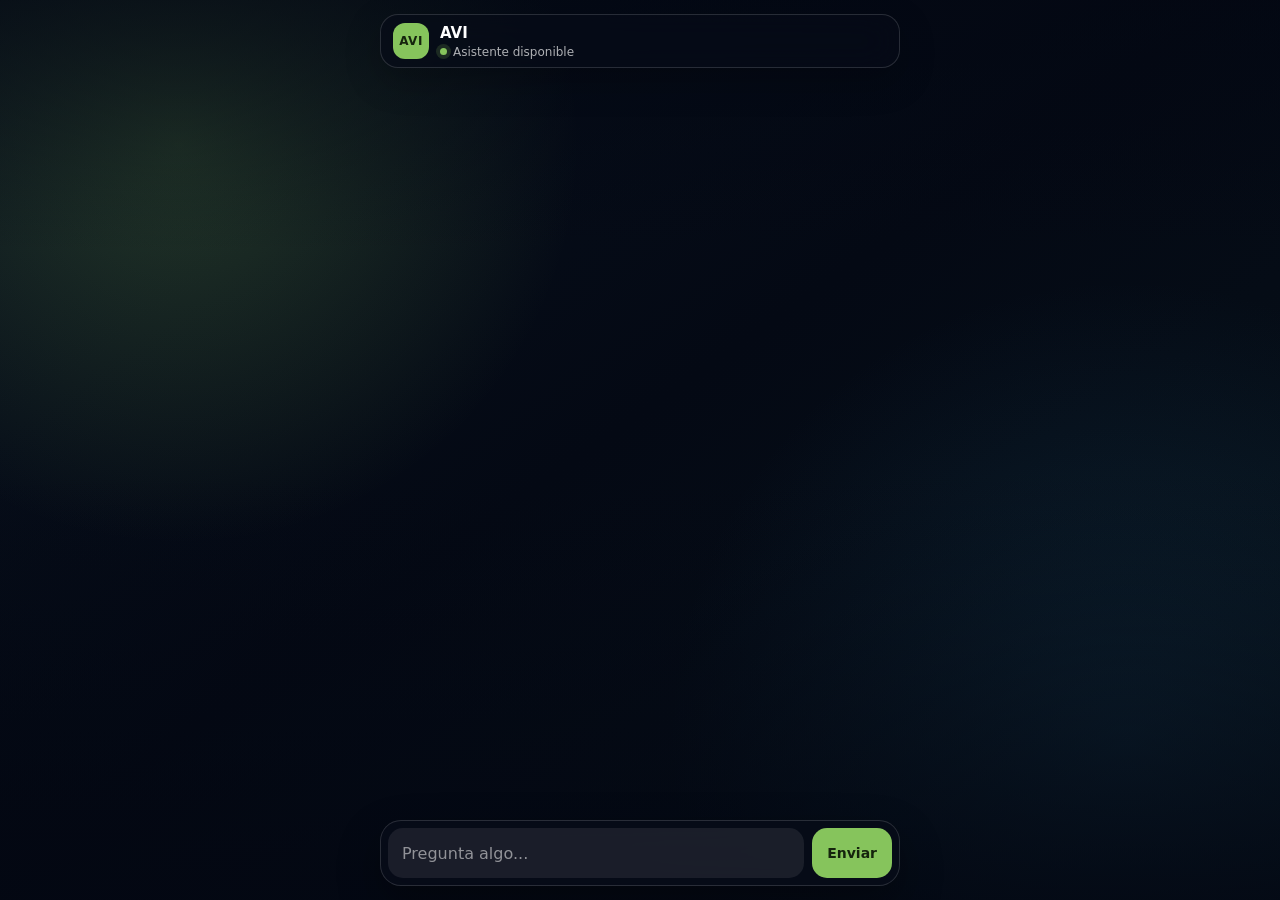
<file: index.html>
﻿<!DOCTYPE html>
<html lang="es">
<head>
  <meta charset="UTF-8">

  <!-- Configuración clave para dispositivos móviles -->
 <!-- VERSION: FIX-PROPERTY-08/01/2025 4:31 pm-OK -->

  <meta name="viewport" content="width=device-width, initial-scale=1.0, user-scalable=no" />

  <meta name="theme-color" content="#071018">
  <title>AVI | Asistente del hu&eacute;sped</title>

  <link rel="stylesheet" href="frontend/styles/base.css?v=20260727-1">
  <link rel="stylesheet" href="frontend/styles/shell.css?v=20260727-1">
  <link rel="stylesheet" href="frontend/styles/content-cards.css?v=20260727-1">
  <link rel="stylesheet" href="frontend/styles/guided-panels.css?v=20260727-1">
  <link rel="stylesheet" href="frontend/styles/composer.css?v=20260727-1">
  <link rel="stylesheet" href="frontend/styles/responsive.css?v=20260727-1">
</head>

<body>

  <header id="appHeader">
    <div class="avi-mark">AVI</div>
    <div class="avi-header-copy">
      <div id="propertyName">AVI</div>
      <div id="assistantStatus">Asistente disponible</div>
    </div>
  </header>

  <section id="responseCard" aria-live="polite">
    <div class="response-avatar">AI</div>
    <div class="response-body">
      <span id="responseLabel">AVI responde</span>
      <div id="responseLoading">
        <span class="loading-dot"></span>
        <span class="loading-dot"></span>
        <span class="loading-dot"></span>
      </div>
      <div id="responseText"></div>
    </div>
  </section>

  <div id="bottomDock">
    <div id="experienceViews"></div>
    <div id="suggestions"></div>
    <div id="actionArea"></div>
    <div id="ui">
      <input
        id="questionInput"
        autocomplete="off"
        enterkeyhint="send"
        placeholder="Pregunta algo..."
      />
      <button id="sendBtn" type="button" onclick="askAI()">Enviar</button>
    </div>
  </div>

  <script src="frontend/shared/runtime.js?v=20260726-2"></script>
  <script src="frontend/shared/experience-extensions.js?v=20260806-1"></script>
  <script src="frontend/shared/experience-views.js?v=20261010-5"></script>
  <script src="frontend/shared/conversation-context.js?v=20260726-2"></script>
  <script src="frontend/shared/form-controls.js?v=20260726-2"></script>
  <script src="frontend/shared/chat-ui.js?v=20261010-2"></script>
  <script src="frontend/shared/assistant-client.js?v=20261010-1"></script>

  <script src="frontend/shared/external-links.js?v=20260726-2"></script>
  <script src="frontend/experiences/hospitality/service-requests.js?v=20260726-2"></script>
  <script src="frontend/shared/analytics.js?v=20260726-2"></script>
  <script src="frontend/shared/bootstrap.js?v=20260726-2"></script>
</body>
</html>
</file>
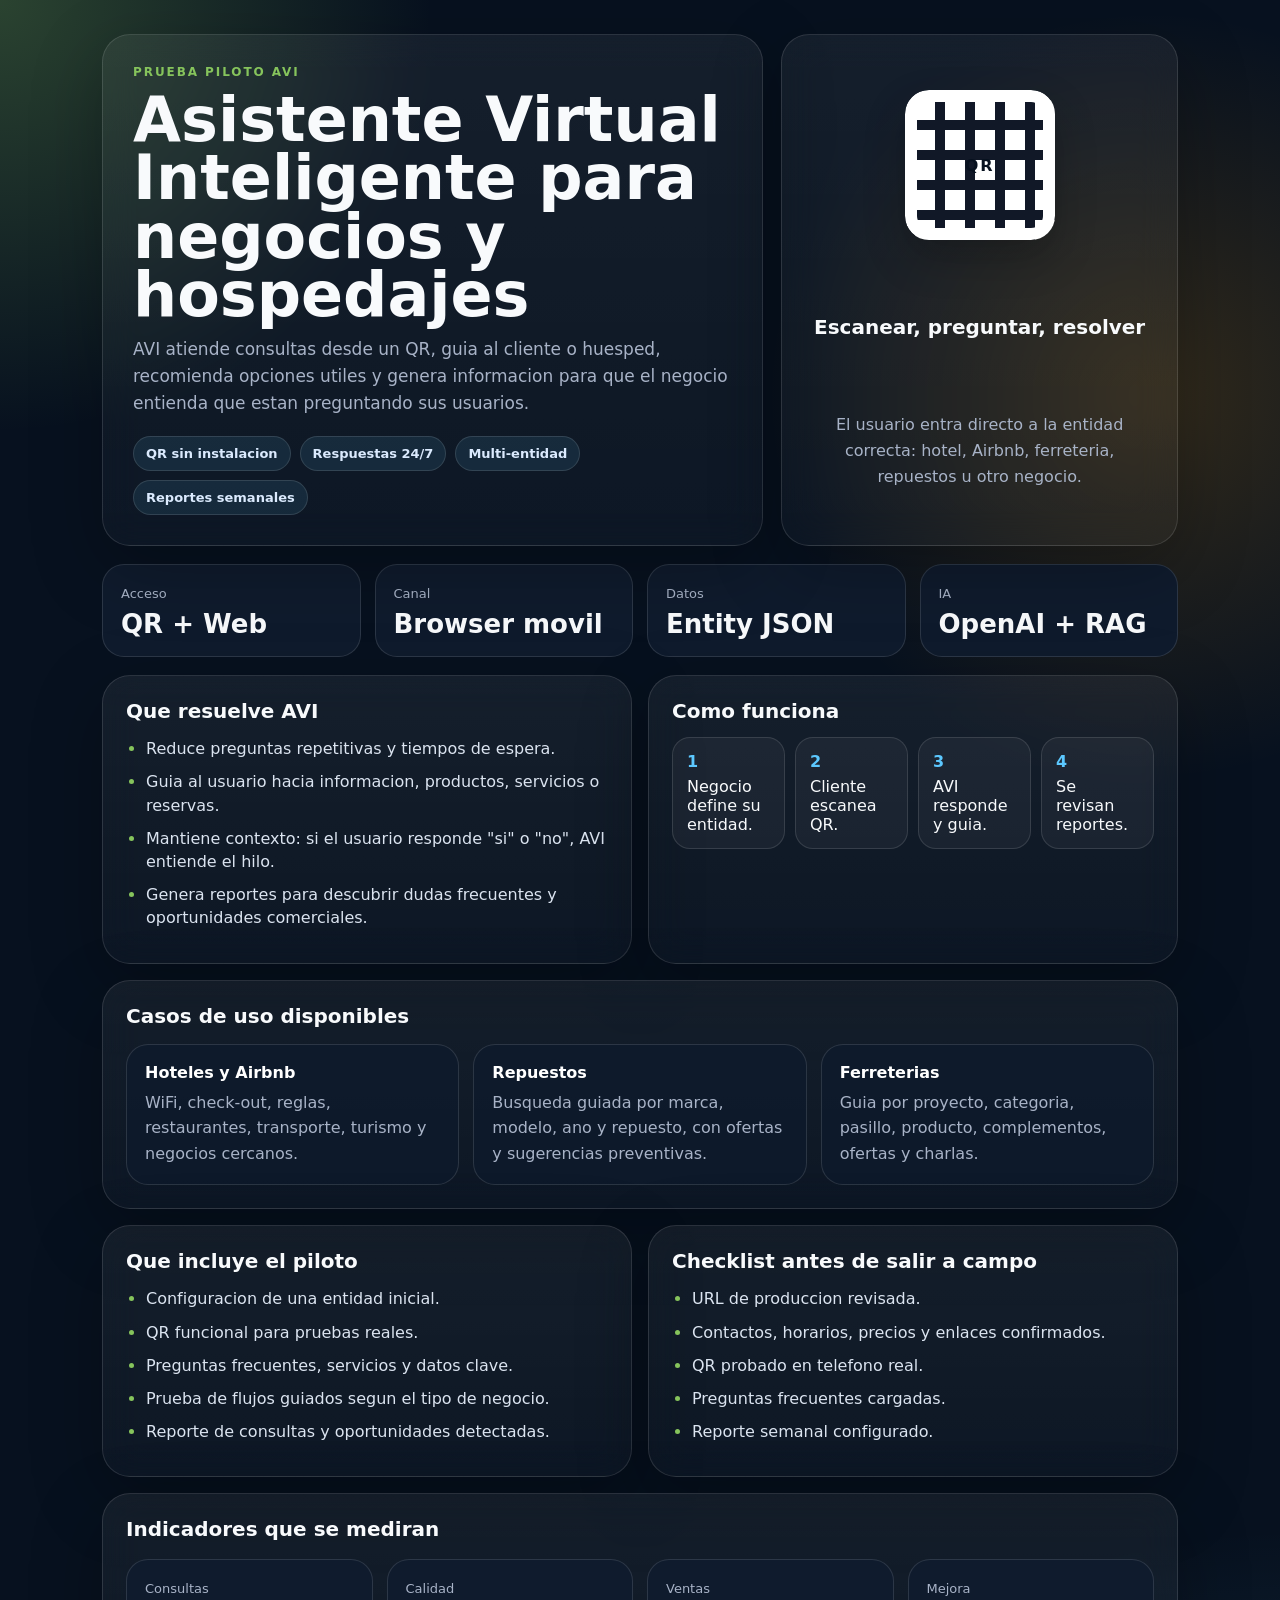
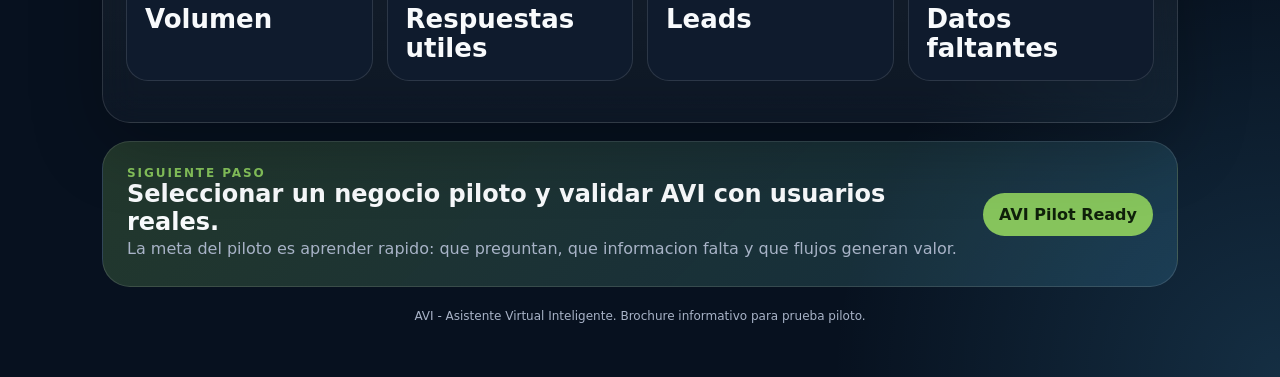
<file: reports/avi_brochure_piloto.html>
<!doctype html>
<html lang="es">
<head>
  <meta charset="utf-8">
  <meta name="viewport" content="width=device-width, initial-scale=1">
  <title>AVI - Brochure de prueba piloto</title>
  <style>
    :root {
      --bg: #07111f;
      --panel: #0f1b2d;
      --panel-soft: #132238;
      --text: #f8fafc;
      --muted: #a8b3c7;
      --accent: #86c45c;
      --accent-2: #5cc8ff;
      --warm: #f59e0b;
      --border: rgba(255,255,255,.12);
    }
    * { box-sizing: border-box; }
    body {
      margin: 0;
      color: var(--text);
      font-family: Inter, ui-sans-serif, system-ui, -apple-system, BlinkMacSystemFont, "Segoe UI", sans-serif;
      background:
        radial-gradient(circle at top left, rgba(134,196,92,.28), transparent 27rem),
        radial-gradient(circle at 90% 20%, rgba(245,158,11,.18), transparent 24rem),
        radial-gradient(circle at bottom right, rgba(92,200,255,.16), transparent 28rem),
        var(--bg);
    }
    main { max-width: 1120px; margin: 0 auto; padding: 34px 22px 54px; }
    .hero {
      display: grid;
      grid-template-columns: 1.25fr .75fr;
      gap: 18px;
      align-items: stretch;
      margin-bottom: 18px;
    }
    .card {
      border: 1px solid var(--border);
      border-radius: 28px;
      background: linear-gradient(180deg, rgba(255,255,255,.06), rgba(255,255,255,.026));
      box-shadow: 0 22px 70px rgba(0,0,0,.26);
      backdrop-filter: blur(18px);
    }
    .intro { padding: 30px; }
    .eyebrow {
      color: var(--accent);
      font-size: 12px;
      font-weight: 850;
      letter-spacing: .16em;
      text-transform: uppercase;
    }
    h1 { margin: 12px 0 12px; font-size: clamp(34px, 6vw, 62px); line-height: .94; }
    h2 { margin: 0 0 14px; font-size: 20px; }
    h3 { margin: 0 0 8px; font-size: 16px; }
    p { color: var(--muted); line-height: 1.6; margin: 0; }
    .tagline { max-width: 760px; font-size: 17px; }
    .pill-row { display: flex; flex-wrap: wrap; gap: 9px; margin-top: 18px; }
    .pill {
      display: inline-flex;
      align-items: center;
      gap: 8px;
      padding: 9px 12px;
      border: 1px solid var(--border);
      border-radius: 999px;
      color: #dbeafe;
      background: rgba(92,200,255,.1);
      font-size: 13px;
      font-weight: 750;
    }
    .qr-card {
      display: grid;
      place-items: center;
      padding: 26px;
      text-align: center;
    }
    .qr-box {
      display: grid;
      place-items: center;
      width: 150px;
      height: 150px;
      margin-bottom: 16px;
      border-radius: 24px;
      color: #07111f;
      background:
        linear-gradient(90deg, #111827 10px, transparent 10px) 0 0 / 30px 30px,
        linear-gradient(#111827 10px, transparent 10px) 0 0 / 30px 30px,
        #fff;
      box-shadow: inset 0 0 0 12px #fff, 0 18px 42px rgba(0,0,0,.24);
      font-weight: 900;
      letter-spacing: .12em;
    }
    .grid { display: grid; grid-template-columns: repeat(4, 1fr); gap: 14px; margin: 18px 0; }
    .metric { padding: 18px; border-radius: 22px; background: var(--panel); border: 1px solid var(--border); }
    .metric span { color: var(--muted); font-size: 13px; }
    .metric strong { display: block; margin-top: 8px; font-size: 26px; line-height: 1.1; }
    .section-grid { display: grid; grid-template-columns: 1fr 1fr; gap: 16px; margin-top: 16px; }
    section { padding: 23px; }
    ul, ol { margin: 0; padding-left: 20px; }
    li { margin: 10px 0; color: #dbe4f0; line-height: 1.45; }
    li::marker { color: var(--accent); }
    .use-cases {
      display: grid;
      grid-template-columns: repeat(3, 1fr);
      gap: 14px;
      margin-top: 16px;
    }
    .case {
      padding: 18px;
      border: 1px solid var(--border);
      border-radius: 22px;
      background: rgba(15,27,45,.72);
    }
    .case strong { display: block; margin-bottom: 8px; color: #fff; }
    .flow {
      display: grid;
      grid-template-columns: repeat(4, 1fr);
      gap: 10px;
      margin-top: 14px;
    }
    .step {
      padding: 14px;
      border: 1px solid var(--border);
      border-radius: 18px;
      background: rgba(255,255,255,.045);
    }
    .step b { display: block; color: var(--accent-2); margin-bottom: 6px; }
    .cta {
      display: flex;
      gap: 16px;
      align-items: center;
      justify-content: space-between;
      margin-top: 18px;
      padding: 24px;
      border-radius: 28px;
      background: linear-gradient(135deg, rgba(134,196,92,.22), rgba(92,200,255,.15));
      border: 1px solid var(--border);
    }
    .cta strong { font-size: 24px; }
    .contact {
      display: inline-flex;
      padding: 12px 16px;
      border-radius: 999px;
      color: #10210b;
      background: var(--accent);
      font-weight: 900;
      white-space: nowrap;
    }
    footer { margin-top: 22px; color: var(--muted); font-size: 12px; text-align: center; }
    @media (max-width: 880px) {
      .hero, .section-grid, .grid, .use-cases, .flow { grid-template-columns: 1fr; }
      .cta { align-items: flex-start; flex-direction: column; }
    }
    @media print {
      body { background: #fff; color: #172033; }
      main { padding: 16px; }
      .card, .metric, .case, .step, .cta { box-shadow: none; background: #fff; border-color: #d7dce5; }
      p, li, .metric span, footer { color: #4b5563; }
      .eyebrow, .step b { color: #2563eb; }
      .contact { color: #172033; background: #d9f99d; }
    }
  </style>
</head>
<body>
  <main>
    <div class="hero">
      <div class="intro card">
        <div class="eyebrow">Prueba piloto AVI</div>
        <h1>Asistente Virtual Inteligente para negocios y hospedajes</h1>
        <p class="tagline">AVI atiende consultas desde un QR, guia al cliente o huesped, recomienda opciones utiles y genera informacion para que el negocio entienda que estan preguntando sus usuarios.</p>
        <div class="pill-row">
          <span class="pill">QR sin instalacion</span>
          <span class="pill">Respuestas 24/7</span>
          <span class="pill">Multi-entidad</span>
          <span class="pill">Reportes semanales</span>
        </div>
      </div>
      <div class="qr-card card">
        <div class="qr-box">QR</div>
        <h2>Escanear, preguntar, resolver</h2>
        <p>El usuario entra directo a la entidad correcta: hotel, Airbnb, ferreteria, repuestos u otro negocio.</p>
      </div>
    </div>

    <div class="grid">
      <div class="metric"><span>Acceso</span><strong>QR + Web</strong></div>
      <div class="metric"><span>Canal</span><strong>Browser movil</strong></div>
      <div class="metric"><span>Datos</span><strong>Entity JSON</strong></div>
      <div class="metric"><span>IA</span><strong>OpenAI + RAG</strong></div>
    </div>

    <div class="section-grid">
      <section class="card">
        <h2>Que resuelve AVI</h2>
        <ul>
          <li>Reduce preguntas repetitivas y tiempos de espera.</li>
          <li>Guia al usuario hacia informacion, productos, servicios o reservas.</li>
          <li>Mantiene contexto: si el usuario responde "si" o "no", AVI entiende el hilo.</li>
          <li>Genera reportes para descubrir dudas frecuentes y oportunidades comerciales.</li>
        </ul>
      </section>

      <section class="card">
        <h2>Como funciona</h2>
        <div class="flow">
          <div class="step"><b>1</b>Negocio define su entidad.</div>
          <div class="step"><b>2</b>Cliente escanea QR.</div>
          <div class="step"><b>3</b>AVI responde y guia.</div>
          <div class="step"><b>4</b>Se revisan reportes.</div>
        </div>
      </section>
    </div>

    <section class="card" style="margin-top:16px">
      <h2>Casos de uso disponibles</h2>
      <div class="use-cases">
        <div class="case">
          <strong>Hoteles y Airbnb</strong>
          <p>WiFi, check-out, reglas, restaurantes, transporte, turismo y negocios cercanos.</p>
        </div>
        <div class="case">
          <strong>Repuestos</strong>
          <p>Busqueda guiada por marca, modelo, ano y repuesto, con ofertas y sugerencias preventivas.</p>
        </div>
        <div class="case">
          <strong>Ferreterias</strong>
          <p>Guia por proyecto, categoria, pasillo, producto, complementos, ofertas y charlas.</p>
        </div>
      </div>
    </section>

    <div class="section-grid">
      <section class="card">
        <h2>Que incluye el piloto</h2>
        <ul>
          <li>Configuracion de una entidad inicial.</li>
          <li>QR funcional para pruebas reales.</li>
          <li>Preguntas frecuentes, servicios y datos clave.</li>
          <li>Prueba de flujos guiados segun el tipo de negocio.</li>
          <li>Reporte de consultas y oportunidades detectadas.</li>
        </ul>
      </section>

      <section class="card">
        <h2>Checklist antes de salir a campo</h2>
        <ul>
          <li>URL de produccion revisada.</li>
          <li>Contactos, horarios, precios y enlaces confirmados.</li>
          <li>QR probado en telefono real.</li>
          <li>Preguntas frecuentes cargadas.</li>
          <li>Reporte semanal configurado.</li>
        </ul>
      </section>
    </div>

    <section class="card" style="margin-top:16px">
      <h2>Indicadores que se mediran</h2>
      <div class="grid">
        <div class="metric"><span>Consultas</span><strong>Volumen</strong></div>
        <div class="metric"><span>Calidad</span><strong>Respuestas utiles</strong></div>
        <div class="metric"><span>Ventas</span><strong>Leads</strong></div>
        <div class="metric"><span>Mejora</span><strong>Datos faltantes</strong></div>
      </div>
    </section>

    <div class="cta">
      <div>
        <div class="eyebrow">Siguiente paso</div>
        <strong>Seleccionar un negocio piloto y validar AVI con usuarios reales.</strong>
        <p>La meta del piloto es aprender rapido: que preguntan, que informacion falta y que flujos generan valor.</p>
      </div>
      <div class="contact">AVI Pilot Ready</div>
    </div>

    <footer>
      AVI - Asistente Virtual Inteligente. Brochure informativo para prueba piloto.
    </footer>
  </main>
</body>
</html>
</file>
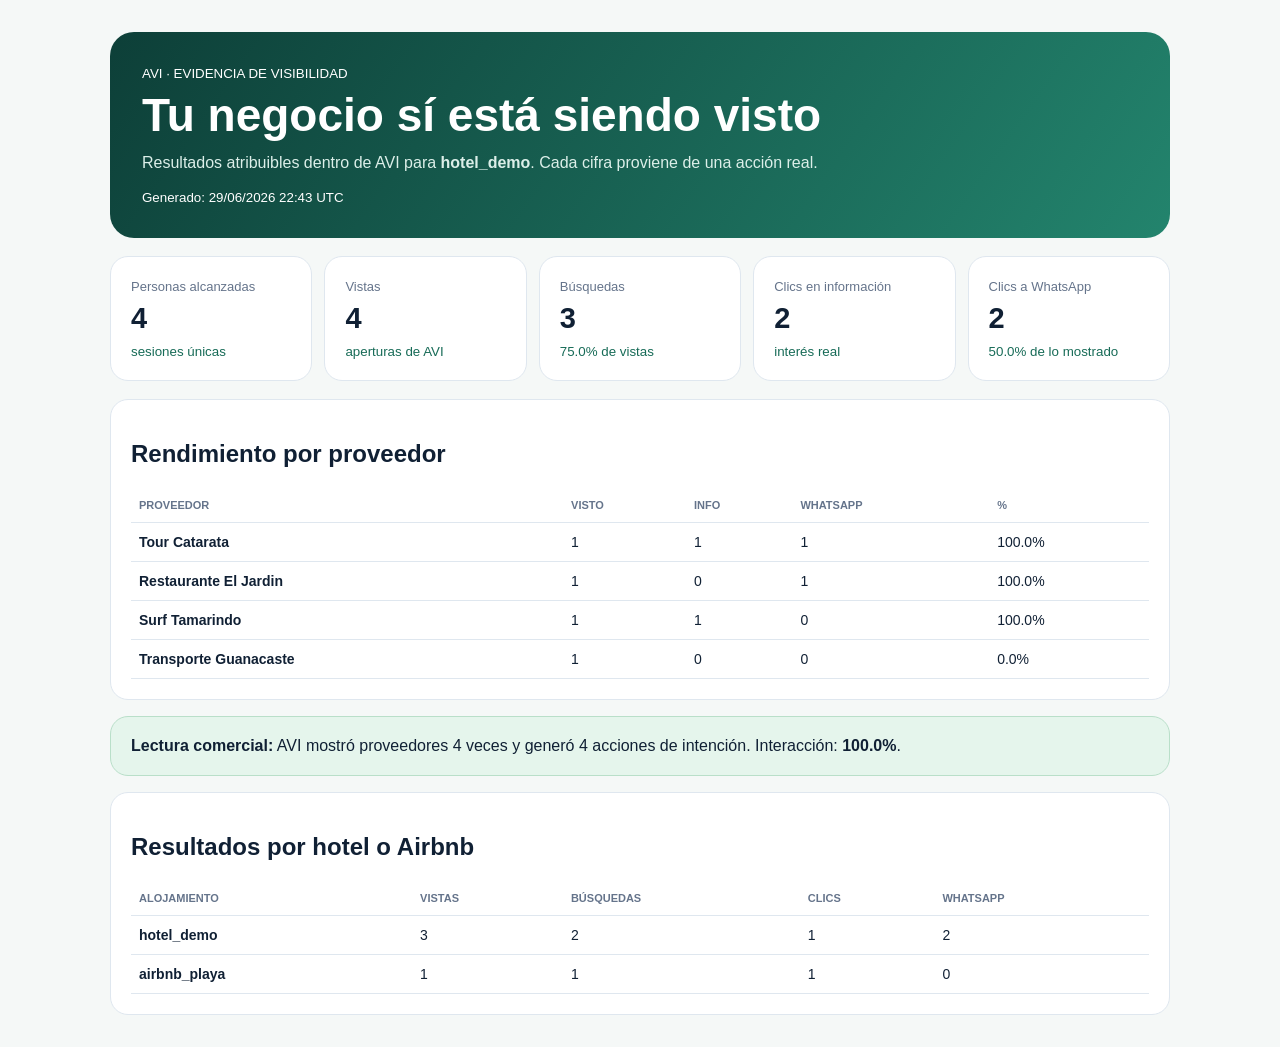
<file: reports/avi_provider_report_demo.html>
<!doctype html><html lang="es"><head><meta charset="utf-8"><meta name="viewport" content="width=device-width,initial-scale=1"><title>Visibilidad AVI</title>
<style>:root{--ink:#102034;--muted:#65748b;--line:#dfe7ef;--brand:#176b57;--paper:#f5f8f7}*{box-sizing:border-box}body{margin:0;background:var(--paper);color:var(--ink);font-family:Arial,sans-serif}main{max-width:1100px;margin:auto;padding:32px 20px}header{padding:32px;border-radius:24px;color:white;background:linear-gradient(125deg,#0d3f38,#23846d)}h1{font-size:46px;line-height:1;margin:10px 0}header p{color:#dcefe9;max-width:720px}.grid{display:grid;grid-template-columns:repeat(5,1fr);gap:12px;margin:18px 0}.metric,.card{background:white;border:1px solid var(--line);border-radius:18px;padding:20px}.metric span,.muted{color:var(--muted);font-size:13px}.metric b{display:block;font-size:29px;margin:7px 0}.metric small{color:var(--brand)}.cols{display:grid;grid-template-columns:1fr 1.7fr;gap:16px}table{width:100%;border-collapse:collapse;font-size:14px}th,td{padding:11px 8px;text-align:left;border-bottom:1px solid var(--line)}th{font-size:11px;color:var(--muted);text-transform:uppercase}.proof{margin-top:16px;background:#e5f5ec;border:1px solid #b9dfc9;border-radius:18px;padding:20px}@media(max-width:800px){.grid{grid-template-columns:1fr 1fr}.cols{grid-template-columns:1fr}}</style></head><body><main>
<header><small>AVI · EVIDENCIA DE VISIBILIDAD</small><h1>Tu negocio sí está siendo visto</h1><p>Resultados atribuibles dentro de AVI para <b>hotel_demo</b>. Cada cifra proviene de una acción real.</p><small>Generado: 29/06/2026 22:43 UTC</small></header>
<section class="grid"><div class="metric"><span>Personas alcanzadas</span><b>4</b><small>sesiones únicas</small></div><div class="metric"><span>Vistas</span><b>4</b><small>aperturas de AVI</small></div><div class="metric"><span>Búsquedas</span><b>3</b><small>75.0% de vistas</small></div><div class="metric"><span>Clics en información</span><b>2</b><small>interés real</small></div><div class="metric"><span>Clics a WhatsApp</span><b>2</b><small>50.0% de lo mostrado</small></div></section><section class="card"><h2>Rendimiento por proveedor</h2><table><tr><th>Proveedor</th><th>Visto</th><th>Info</th><th>WhatsApp</th><th>%</th></tr><tr><td><b>Tour Catarata</b></td><td>1</td><td>1</td><td>1</td><td>100.0%</td></tr><tr><td><b>Restaurante El Jardin</b></td><td>1</td><td>0</td><td>1</td><td>100.0%</td></tr><tr><td><b>Surf Tamarindo</b></td><td>1</td><td>1</td><td>0</td><td>100.0%</td></tr><tr><td><b>Transporte Guanacaste</b></td><td>1</td><td>0</td><td>0</td><td>0.0%</td></tr></table></section>
<div class="proof"><b>Lectura comercial:</b> AVI mostró proveedores 4 veces y generó 4 acciones de intención. Interacción: <b>100.0%</b>.</div><section class="card" style="margin-top:16px"><h2>Resultados por hotel o Airbnb</h2><table><tr><th>Alojamiento</th><th>Vistas</th><th>Búsquedas</th><th>Clics</th><th>WhatsApp</th></tr><tr><td><b>hotel_demo</b></td><td>3</td><td>2</td><td>1</td><td>2</td></tr><tr><td><b>airbnb_playa</b></td><td>1</td><td>1</td><td>1</td><td>0</td></tr></table></section></main></body></html>
</file>
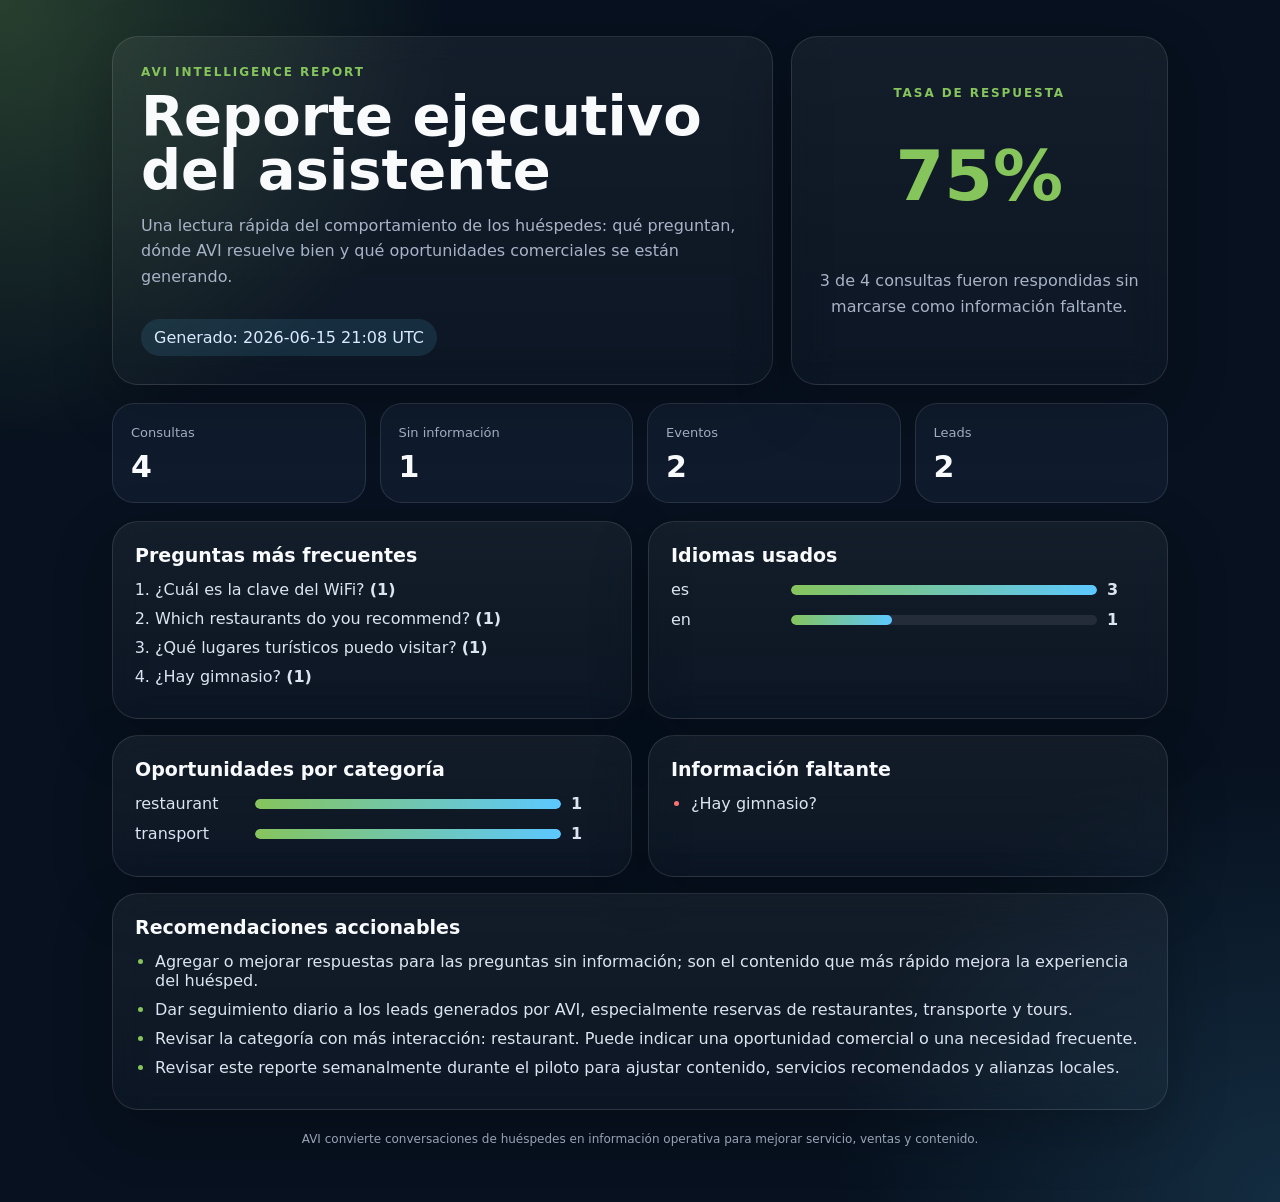
<file: reports/avi_report_demo.html>
<!doctype html>
<html lang="es">
<head>
  <meta charset="utf-8">
  <meta name="viewport" content="width=device-width, initial-scale=1">
  <title>Reporte AVI - hotel_demo</title>
  <style>
    :root {
      --bg: #07111f;
      --panel: #0f1b2d;
      --panel-soft: #132238;
      --text: #f8fafc;
      --muted: #a8b3c7;
      --accent: #86c45c;
      --accent-2: #5cc8ff;
      --danger: #f97373;
      --border: rgba(255,255,255,.11);
    }
    * { box-sizing: border-box; }
    body {
      margin: 0;
      color: var(--text);
      font-family: Inter, ui-sans-serif, system-ui, -apple-system, BlinkMacSystemFont, "Segoe UI", sans-serif;
      background:
        radial-gradient(circle at top left, rgba(134,196,92,.26), transparent 28rem),
        radial-gradient(circle at bottom right, rgba(92,200,255,.15), transparent 28rem),
        var(--bg);
    }
    main { max-width: 1100px; margin: 0 auto; padding: 36px 22px 56px; }
    .hero {
      display: grid;
      grid-template-columns: 1.4fr .8fr;
      gap: 18px;
      align-items: stretch;
      margin-bottom: 18px;
    }
    .card {
      border: 1px solid var(--border);
      border-radius: 26px;
      background: linear-gradient(180deg, rgba(255,255,255,.055), rgba(255,255,255,.025));
      box-shadow: 0 20px 60px rgba(0,0,0,.24);
      backdrop-filter: blur(18px);
    }
    .intro { padding: 28px; }
    .eyebrow { color: var(--accent); font-size: 12px; font-weight: 800; letter-spacing: .16em; text-transform: uppercase; }
    h1 { margin: 10px 0 10px; font-size: clamp(32px, 5vw, 56px); line-height: .96; }
    p { color: var(--muted); line-height: 1.6; }
    .date { display: inline-flex; margin-top: 14px; padding: 9px 13px; border-radius: 999px; color: #dbeafe; background: rgba(92,200,255,.12); }
    .score { display: grid; place-items: center; padding: 28px; text-align: center; }
    .score strong { font-size: 70px; line-height: 1; color: var(--accent); }
    .grid { display: grid; grid-template-columns: repeat(4, 1fr); gap: 14px; margin: 18px 0; }
    .metric { padding: 18px; border-radius: 22px; background: var(--panel); border: 1px solid var(--border); }
    .metric span { color: var(--muted); font-size: 13px; }
    .metric strong { display: block; margin-top: 8px; font-size: 30px; }
    .section-grid { display: grid; grid-template-columns: 1fr 1fr; gap: 16px; margin-top: 16px; }
    section { padding: 22px; }
    h2 { margin: 0 0 14px; font-size: 19px; }
    ol, ul { margin: 0; padding-left: 20px; }
    li { margin: 10px 0; color: #dbe4f0; }
    .bar-row { display: grid; grid-template-columns: 110px 1fr 38px; gap: 10px; align-items: center; margin: 11px 0; color: #dbe4f0; }
    .bar { height: 10px; overflow: hidden; border-radius: 999px; background: rgba(255,255,255,.08); }
    .bar > i { display: block; height: 100%; border-radius: inherit; background: linear-gradient(90deg, var(--accent), var(--accent-2)); }
    .empty { color: var(--muted); font-style: italic; }
    .danger li::marker { color: var(--danger); }
    .actions li::marker { color: var(--accent); }
    footer { margin-top: 22px; color: var(--muted); font-size: 12px; text-align: center; }
    @media (max-width: 820px) {
      .hero, .section-grid, .grid { grid-template-columns: 1fr; }
    }
    @media print {
      body { background: #fff; color: #172033; }
      main { padding: 18px; }
      .card, .metric { box-shadow: none; background: #fff; border-color: #d7dce5; }
      p, li, .empty, .metric span, footer { color: #4b5563; }
    }
  </style>
</head>
<body>
  <main>
    <div class="hero">
      <div class="intro card">
        <div class="eyebrow">AVI Intelligence Report</div>
        <h1>Reporte ejecutivo del asistente</h1>
        <p>Una lectura rápida del comportamiento de los huéspedes: qué preguntan, dónde AVI resuelve bien y qué oportunidades comerciales se están generando.</p>
        <div class="date">Generado: 2026-06-15 21:08 UTC</div>
      </div>
      <div class="score card">
        <span class="eyebrow">Tasa de respuesta</span>
        <strong>75%</strong>
        <p>3 de 4 consultas fueron respondidas sin marcarse como información faltante.</p>
      </div>
    </div>

    <div class="grid">
      <div class="metric"><span>Consultas</span><strong>4</strong></div>
      <div class="metric"><span>Sin información</span><strong>1</strong></div>
      <div class="metric"><span>Eventos</span><strong>2</strong></div>
      <div class="metric"><span>Leads</span><strong>2</strong></div>
    </div>

    <div class="section-grid">
      <section class="card">
        <h2>Preguntas más frecuentes</h2>
        <ol><li>¿Cuál es la clave del WiFi? <strong>(1)</strong></li><li>Which restaurants do you recommend? <strong>(1)</strong></li><li>¿Qué lugares turísticos puedo visitar? <strong>(1)</strong></li><li>¿Hay gimnasio? <strong>(1)</strong></li></ol>
      </section>
      <section class="card">
        <h2>Idiomas usados</h2>
        <div class="bar-row"><span>es</span><div class="bar"><i style="width:100%"></i></div><strong>3</strong></div><div class="bar-row"><span>en</span><div class="bar"><i style="width:33%"></i></div><strong>1</strong></div>
      </section>
      <section class="card">
        <h2>Oportunidades por categoría</h2>
        <div class="bar-row"><span>restaurant</span><div class="bar"><i style="width:100%"></i></div><strong>1</strong></div><div class="bar-row"><span>transport</span><div class="bar"><i style="width:100%"></i></div><strong>1</strong></div>
      </section>
      <section class="card">
        <h2>Información faltante</h2>
        <ul class="danger"><li>¿Hay gimnasio?</li></ul>
      </section>
    </div>

    <section class="card" style="margin-top:16px">
      <h2>Recomendaciones accionables</h2>
      <ul class="actions"><li>Agregar o mejorar respuestas para las preguntas sin información; son el contenido que más rápido mejora la experiencia del huésped.</li><li>Dar seguimiento diario a los leads generados por AVI, especialmente reservas de restaurantes, transporte y tours.</li><li>Revisar la categoría con más interacción: restaurant. Puede indicar una oportunidad comercial o una necesidad frecuente.</li><li>Revisar este reporte semanalmente durante el piloto para ajustar contenido, servicios recomendados y alianzas locales.</li></ul>
    </section>
    <footer>AVI convierte conversaciones de huéspedes en información operativa para mejorar servicio, ventas y contenido.</footer>
  </main>
</body>
</html>
</file>
<file: frontend/styles/base.css>
﻿    :root {
      --avi-accent: #86c45c;
      --avi-accent-text: #15240d;
      --avi-panel: rgba(15, 23, 42, 0.84);
      --avi-border: rgba(255, 255, 255, 0.14);
      --avi-muted: rgba(255, 255, 255, 0.68);
      --safe-bottom: max(14px, env(safe-area-inset-bottom));
    }

    * {
      box-sizing: border-box;
      -webkit-tap-highlight-color: transparent;
    }

    html,
    body {
      width: 100%;
      height: 100%;
      margin: 0;
      padding: 0;
      overflow: hidden;
      color: #fff;
      font-family: Inter, ui-sans-serif, system-ui, -apple-system, BlinkMacSystemFont,
        "Segoe UI", sans-serif;
      background: #05080f;
    }

    body::after {
      position: fixed;
      inset: 0;
      z-index: 2;
      pointer-events: none;
      content: "";
      background:
        linear-gradient(180deg, rgba(3, 7, 18, 0.66) 0%, transparent 28%),
        linear-gradient(0deg, rgba(3, 7, 18, 0.84) 0%, transparent 48%);
    }

    body::before {
      position: fixed;
      inset: 0;
      z-index: 0;
      content: "";
      background:
        radial-gradient(circle at 14% 16%, color-mix(in srgb, var(--avi-accent) 22%, transparent), transparent 30%),
        radial-gradient(circle at 88% 82%, rgba(35, 99, 135, 0.22), transparent 34%),
        linear-gradient(145deg, #08111e 0%, #040914 48%, #07121a 100%);
    }

    body.auto-parts-bg::before {
      background:
        radial-gradient(circle at 78% 22%, rgba(245, 158, 11, 0.24), transparent 20%),
        radial-gradient(circle at 16% 82%, rgba(234, 88, 12, 0.2), transparent 24%),
        radial-gradient(circle at 84% 78%, rgba(148, 163, 184, 0.13) 0 9%, transparent 10% 14%, rgba(148, 163, 184, 0.09) 15% 18%, transparent 19%),
        radial-gradient(circle at 18% 26%, rgba(148, 163, 184, 0.12) 0 8%, transparent 9% 13%, rgba(148, 163, 184, 0.08) 14% 17%, transparent 18%),
        repeating-linear-gradient(135deg, rgba(255, 255, 255, 0.035) 0 1px, transparent 1px 12px),
        linear-gradient(145deg, #090d12 0%, #15100a 42%, #05070b 100%);
    }

    body.auto-parts-bg::after {
      background:
        linear-gradient(180deg, rgba(3, 7, 18, 0.58) 0%, transparent 30%),
        linear-gradient(0deg, rgba(3, 7, 18, 0.86) 0%, transparent 52%),
        radial-gradient(circle at 50% 54%, transparent 0 34%, rgba(3, 7, 18, 0.2) 35% 100%);
    }

    button,
    input {
      font: inherit;
    }

    .a-enter-vr,
    .a-enter-vr-button,
    .a-orientation-modal,
    #error-popup {
      display: none !important;
    }
</file>
<file: frontend/styles/shell.css>
﻿    #appHeader {
      position: fixed;
      top: max(14px, env(safe-area-inset-top));
      left: 16px;
      right: 16px;
      z-index: 20;
      display: flex;
      align-items: center;
      gap: 11px;
      min-height: 52px;
      padding: 8px 12px;
      border: 1px solid var(--avi-border);
      border-radius: 18px;
      background: rgba(7, 12, 24, 0.64);
      box-shadow: 0 12px 36px rgba(0, 0, 0, 0.22);
      backdrop-filter: blur(18px);
      -webkit-backdrop-filter: blur(18px);
    }

    .avi-mark {
      display: grid;
      width: 36px;
      height: 36px;
      flex: 0 0 36px;
      place-items: center;
      border-radius: 12px;
      color: var(--avi-accent-text);
      font-size: 12px;
      font-weight: 850;
      letter-spacing: 0.04em;
      background: var(--avi-accent);
    }

    .avi-header-copy {
      min-width: 0;
      flex: 1;
    }

    #propertyName {
      overflow: hidden;
      font-size: 15px;
      font-weight: 750;
      line-height: 1.2;
      text-overflow: ellipsis;
      white-space: nowrap;
    }

    #assistantStatus {
      display: flex;
      align-items: center;
      gap: 6px;
      margin-top: 3px;
      color: var(--avi-muted);
      font-size: 12px;
    }

    #assistantStatus::before {
      width: 7px;
      height: 7px;
      border-radius: 50%;
      content: "";
      background: var(--avi-accent);
      box-shadow: 0 0 0 4px color-mix(in srgb, var(--avi-accent) 17%, transparent);
    }

    #responseCard {
      position: fixed;
      top: calc(max(14px, env(safe-area-inset-top)) + 68px);
      left: 16px;
      right: 16px;
      z-index: 15;
      display: flex;
      gap: 12px;
      max-height: calc(100dvh - 330px);
      padding: 16px;
      overflow: hidden;
      border: 1px solid var(--avi-border);
      border-radius: 24px;
      background: var(--avi-panel);
      box-shadow: 0 22px 60px rgba(0, 0, 0, 0.3);
      opacity: 0;
      transform: translateY(-8px) scale(0.98);
      pointer-events: none;
      backdrop-filter: blur(22px) saturate(125%);
      -webkit-backdrop-filter: blur(22px) saturate(125%);
      transition: opacity 180ms ease, transform 220ms ease;
    }

    #responseCard.visible {
      opacity: 1;
      transform: translateY(0) scale(1);
      pointer-events: auto;
    }

    .response-avatar {
      display: grid;
      width: 38px;
      height: 38px;
      flex: 0 0 38px;
      place-items: center;
      border: 1px solid color-mix(in srgb, var(--avi-accent) 42%, transparent);
      border-radius: 13px;
      color: var(--avi-accent);
      font-size: 17px;
      background: color-mix(in srgb, var(--avi-accent) 13%, transparent);
    }

    .response-body {
      min-width: 0;
      flex: 1;
      overflow: hidden;
    }

    #responseLabel {
      display: block;
      margin: 1px 0 7px;
      color: var(--avi-accent);
      font-size: 11px;
      font-weight: 800;
      letter-spacing: 0.12em;
      text-transform: uppercase;
    }

    #responseText {
      max-height: calc(100dvh - 405px);
      padding-right: 4px;
      overflow-y: auto;
      color: rgba(255, 255, 255, 0.95);
      font-size: clamp(16px, 4.2vw, 19px);
      font-weight: 460;
      line-height: 1.48;
      white-space: pre-line;
      scrollbar-width: thin;
    }

    #responseLoading {
      display: none;
      align-items: center;
      gap: 7px;
      min-height: 30px;
    }

    #responseLoading.visible {
      display: flex;
    }

    .loading-dot {
      width: 8px;
      height: 8px;
      border-radius: 50%;
      background: var(--avi-accent);
      animation: loadingPulse 900ms ease-in-out infinite alternate;
    }

    .loading-dot:nth-child(2) {
      animation-delay: 160ms;
    }

    .loading-dot:nth-child(3) {
      animation-delay: 320ms;
    }

    @keyframes loadingPulse {
      from { opacity: 0.35; transform: translateY(2px); }
      to { opacity: 1; transform: translateY(-2px); }
    }

    #bottomDock {
      position: fixed;
      right: 12px;
      bottom: var(--safe-bottom);
      left: 12px;
      z-index: 30;
      display: grid;
      gap: 10px;
      pointer-events: none;
    }

    #experienceViews {
      display: contents;
    }

    #suggestions {
      position: static;
      display: none;
      gap: 8px;
      width: 100%;
      max-width: none;
      padding: 0 2px 2px;
      overflow-x: auto;
      flex-wrap: nowrap;
      justify-content: flex-start;
      transform: none;
      overscroll-behavior-x: contain;
      scrollbar-width: none;
      pointer-events: auto;
      scroll-snap-type: x proximity;
    }

    #suggestions::-webkit-scrollbar {
      display: none;
    }

    .suggestion-btn {
      min-height: 42px;
      flex: 0 0 auto;
      max-width: 82vw;
      padding: 10px 15px;
      overflow: hidden;
      border: 1px solid var(--avi-border);
      border-radius: 999px;
      color: rgba(255, 255, 255, 0.92);
      font-size: 13px;
      font-weight: 620;
      text-overflow: ellipsis;
      white-space: nowrap;
      background: rgba(15, 23, 42, 0.82);
      box-shadow: 0 9px 24px rgba(0, 0, 0, 0.2);
      cursor: pointer;
      scroll-snap-align: start;
      user-select: none;
      backdrop-filter: blur(16px);
      -webkit-backdrop-filter: blur(16px);
    }

    .suggestion-btn:active {
      transform: scale(0.97);
    }

    #actionArea {
      display: grid;
      gap: 8px;
      min-width: 0;
      width: 100%;
      pointer-events: auto;
    }

    #ctaContainer {
      display: grid;
      gap: 8px;
    }

    .avi-action {
      width: 100%;
      min-height: 50px;
      padding: 12px 16px;
      border: 0;
      border-radius: 16px;
      color: var(--avi-accent-text);
      font-size: 15px;
      font-weight: 780;
      background: var(--avi-accent);
      box-shadow: 0 10px 28px color-mix(in srgb, var(--avi-accent) 24%, transparent);
    }

    .avi-action.secondary {
      border: 1px solid var(--avi-border);
      color: #fff;
      background: rgba(15, 23, 42, 0.88);
      box-shadow: 0 10px 28px rgba(0, 0, 0, 0.18);
    }
</file>
<file: frontend/styles/content-cards.css>
﻿    .service-request-help {
      display: grid;
      gap: 12px;
      max-height: min(62vh, 520px);
      overflow-y: auto;
      padding: 16px;
      border: 1px solid var(--avi-border);
      border-radius: 22px;
      color: #fff;
      background: rgba(15, 23, 42, 0.94);
      box-shadow: 0 18px 46px rgba(0, 0, 0, 0.32);
      -webkit-overflow-scrolling: touch;
      backdrop-filter: blur(18px);
      -webkit-backdrop-filter: blur(18px);
    }

    .service-request-help h3 {
      margin: 0;
      font-size: 18px;
      line-height: 1.2;
    }

    .service-request-help p {
      margin: 0;
      color: var(--avi-muted);
      font-size: 14px;
      line-height: 1.45;
    }

    .service-request-help-grid {
      display: grid;
      gap: 8px;
    }

    .service-request-help-row {
      padding: 10px 11px;
      border: 1px solid rgba(255, 255, 255, 0.1);
      border-radius: 15px;
      background: rgba(255, 255, 255, 0.06);
      font-size: 13px;
      line-height: 1.35;
    }

    .service-request-help-row strong {
      display: block;
      margin-bottom: 3px;
      color: #fff;
      font-size: 13px;
    }

    .service-request-example-list {
      display: flex;
      gap: 8px;
      overflow-x: auto;
      padding-bottom: 2px;
      scrollbar-width: none;
    }

    .service-request-example-list::-webkit-scrollbar {
      display: none;
    }

    .service-request-example {
      flex: 0 0 auto;
      max-width: 82vw;
      padding: 10px 12px;
      border: 1px solid rgba(255, 255, 255, 0.16);
      border-radius: 999px;
      color: #fff;
      background: rgba(255, 255, 255, 0.08);
      font-size: 13px;
      font-weight: 650;
      white-space: nowrap;
    }

    .service-request-help-actions {
      display: grid;
      gap: 8px;
      grid-template-columns: 1fr;
    }
    .place-list {
      display: flex;
      align-items: stretch;
      gap: 10px;
      box-sizing: border-box;
      min-width: 0;
      width: 100%;
      max-width: 100%;
      padding: 1px 2px 5px;
      overflow-x: auto;
      overflow-y: hidden;
      -webkit-overflow-scrolling: touch;
      overscroll-behavior-x: contain;
      scrollbar-width: none;
      scroll-snap-type: x proximity;
    }

    .place-list::-webkit-scrollbar {
      display: none;
    }

    .place-card {
      box-sizing: border-box;
      width: min(82vw, 330px);
      min-width: min(82vw, 330px);
      flex: 0 0 auto;
      padding: 15px;
      border: 1px solid var(--avi-border);
      border-radius: 19px;
      color: #fff;
      background: rgba(15, 23, 42, 0.92);
      box-shadow: 0 14px 34px rgba(0, 0, 0, 0.26);
      scroll-snap-align: start;
      backface-visibility: hidden;
      transform: translateZ(0);
    }

    /* Evita el pintado parcial de tarjetas altas durante el scroll en iOS. */
    .tourist-place-list,
    .business-place-list {
      -webkit-transform: translate3d(0, 0, 0);
      transform: translate3d(0, 0, 0);
      will-change: scroll-position;
    }

    .tourist-card,
    .business-card {
      -webkit-backface-visibility: hidden;
      backface-visibility: hidden;
      -webkit-transform: translate3d(0, 0, 0);
      transform: translate3d(0, 0, 0);
      will-change: transform;
    }

    .place-category {
      color: var(--avi-accent);
      font-size: 11px;
      font-weight: 800;
      letter-spacing: 0.08em;
      text-transform: uppercase;
    }

    .place-name {
      margin: 5px 0 7px;
      font-size: 17px;
      line-height: 1.2;
    }

    .place-summary {
      margin: 0;
      color: rgba(255, 255, 255, 0.76);
      font-size: 13px;
      line-height: 1.4;
    }

    .place-source {
      display: block;
      margin-top: 9px;
      color: rgba(255, 255, 255, 0.48);
      font-size: 11px;
    }

    .place-links {
      display: flex;
      gap: 7px;
      margin-top: 12px;
    }

    .place-link {
      min-height: 38px;
      flex: 1;
      padding: 8px 10px;
      border: 1px solid var(--avi-border);
      border-radius: 12px;
      color: #fff;
      font-size: 12px;
      font-weight: 750;
      background: rgba(255, 255, 255, 0.08);
    }

    .place-link.primary {
      border-color: transparent;
      color: var(--avi-accent-text);
      background: var(--avi-accent);
    }
</file>
<file: frontend/styles/guided-panels.css>
﻿    #guidedPartsSearch,
    #guidedHardwareSearch,
    #guidedWellnessSearch {
      display: none;
      gap: 9px;
      padding: 12px;
      border: 1px solid var(--avi-border);
      border-radius: 20px;
      background: rgba(7, 12, 24, 0.9);
      box-shadow: 0 16px 38px rgba(0, 0, 0, 0.28);
      pointer-events: auto;
      backdrop-filter: blur(20px);
      -webkit-backdrop-filter: blur(20px);
    }

    #guidedWellnessSearch {
      position: fixed;
      top: calc(max(14px, env(safe-area-inset-top)) + 132px);
      right: 12px;
      bottom: calc(var(--safe-bottom) + 78px);
      left: 12px;
      z-index: 28;
      overflow-y: auto;
      pointer-events: auto;
    }

    #guidedPartsSearch.visible,
    #guidedHardwareSearch.visible,
    #guidedWellnessSearch.visible {
      display: grid;
    }

    #guidedWellnessSearch.guided-highlight {
      border-color: color-mix(in srgb, var(--avi-accent) 70%, white);
      box-shadow: 0 0 0 3px color-mix(in srgb, var(--avi-accent) 24%, transparent);
    }

    .guided-title {
      color: rgba(255, 255, 255, 0.92);
      font-size: 14px;
      font-weight: 780;
    }

    .guided-grid {
      display: grid;
      grid-template-columns: 1fr 1fr;
      gap: 8px;
    }

    .guided-select {
      width: 100%;
      min-width: 0;
      height: 42px;
      padding: 0 10px;
      border: 1px solid var(--avi-border);
      border-radius: 13px;
      color: #fff;
      outline: 0;
      background: rgba(255, 255, 255, 0.08);
    }

    .guided-select option {
      color: #111827;
    }

    #guidedPartChips,
    #guidedHardwareChips,
    #guidedWellnessChips {
      display: flex;
      gap: 7px;
      min-height: 38px;
      overflow-x: auto;
      scrollbar-width: none;
    }

    #guidedPartChips::-webkit-scrollbar,
    #guidedHardwareChips::-webkit-scrollbar,
    #guidedWellnessChips::-webkit-scrollbar {
      display: none;
    }

    .part-chip {
      flex: 0 0 auto;
      min-height: 36px;
      padding: 8px 12px;
      border: 1px solid var(--avi-border);
      border-radius: 999px;
      color: rgba(255, 255, 255, 0.9);
      font-size: 12px;
      font-weight: 720;
      background: rgba(255, 255, 255, 0.08);
    }

    .part-chip.selected {
      border-color: transparent;
      color: var(--avi-accent-text);
      background: var(--avi-accent);
    }

    #guidedSearchBtn,
    #guidedHardwareSearchBtn,
    #guidedWellnessSearchBtn {
      min-height: 44px;
      border: 0;
      border-radius: 14px;
      color: var(--avi-accent-text);
      font-size: 14px;
      font-weight: 820;
      background: var(--avi-accent);
    }

    #guidedSearchBtn:disabled,
    #guidedHardwareSearchBtn:disabled,
    #guidedWellnessSearchBtn:disabled {
      opacity: 0.55;
    }
</file>
<file: frontend/styles/composer.css>
﻿    #ui {
      position: static;
      display: flex;
      gap: 8px;
      width: 100%;
      padding: 7px;
      transform: none;
      border: 1px solid var(--avi-border);
      border-radius: 21px;
      background: rgba(7, 12, 24, 0.88);
      box-shadow: 0 18px 44px rgba(0, 0, 0, 0.32);
      pointer-events: auto;
      backdrop-filter: blur(20px);
      -webkit-backdrop-filter: blur(20px);
    }

    #ui #questionInput {
      width: auto;
      min-width: 0;
      height: 50px;
      flex: 1;
      padding: 0 14px;
      border: 0;
      outline: 0;
      border-radius: 15px;
      color: #fff;
      font-size: 16px;
      background: rgba(255, 255, 255, 0.08);
    }

    #questionInput::placeholder {
      color: rgba(255, 255, 255, 0.52);
    }

    #ui #sendBtn {
      min-width: 76px;
      height: 50px;
      padding: 0 15px;
      border: 0;
      border-radius: 15px;
      color: var(--avi-accent-text);
      font-size: 14px;
      font-weight: 820;
      background: var(--avi-accent);
    }

    #sendBtn:disabled {
      opacity: 0.72;
    }
</file>
<file: frontend/styles/responsive.css>
﻿    @media (min-width: 680px) {
      #appHeader,
      #responseCard,
      #bottomDock {
        width: min(520px, calc(100vw - 32px));
        right: auto;
        left: 50%;
        transform: translateX(-50%);
      }

      #responseCard {
        transform: translateX(-50%) translateY(-8px) scale(0.98);
      }

      #responseCard.visible {
        transform: translateX(-50%) translateY(0) scale(1);
      }
    }

    @media (max-height: 650px) {
      #responseCard {
        max-height: calc(100dvh - 260px);
      }

      #responseText {
        max-height: calc(100dvh - 330px);
      }

      #suggestions {
        display: none !important;
      }
    }
</file>
